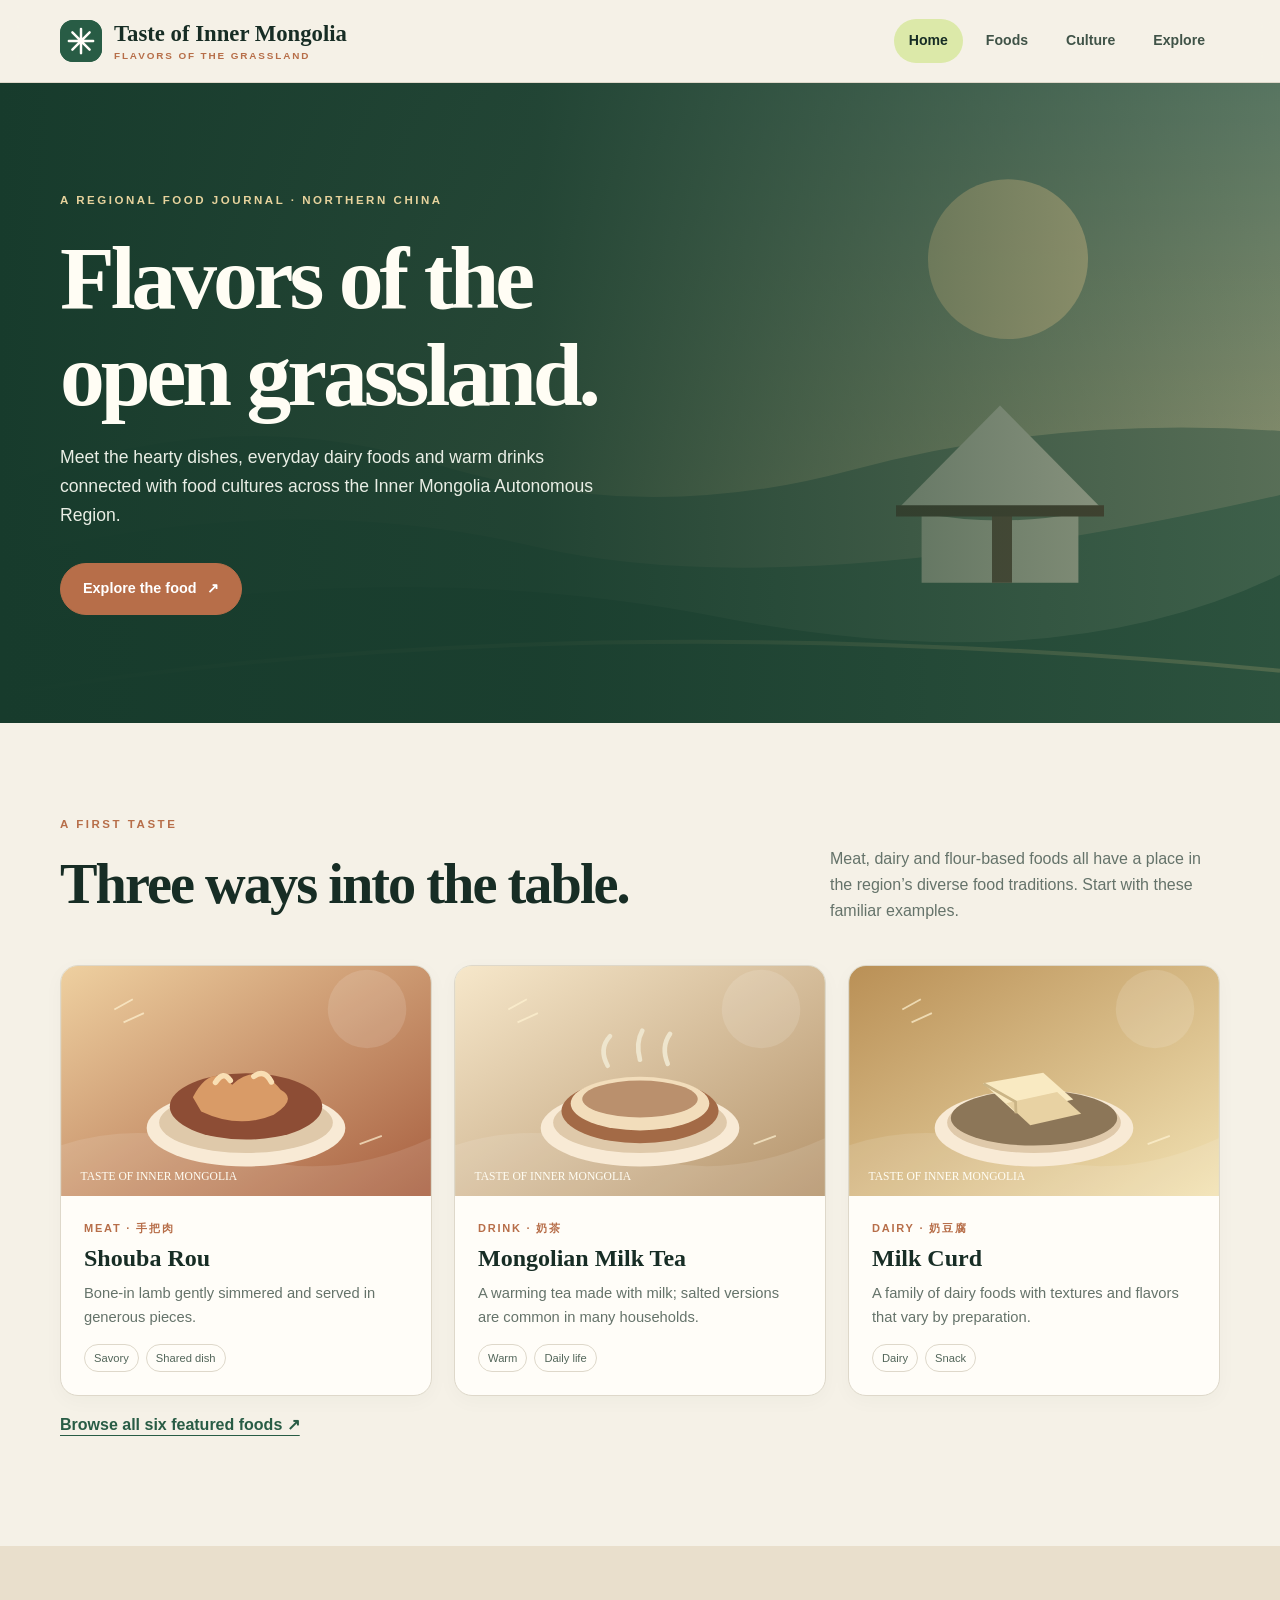
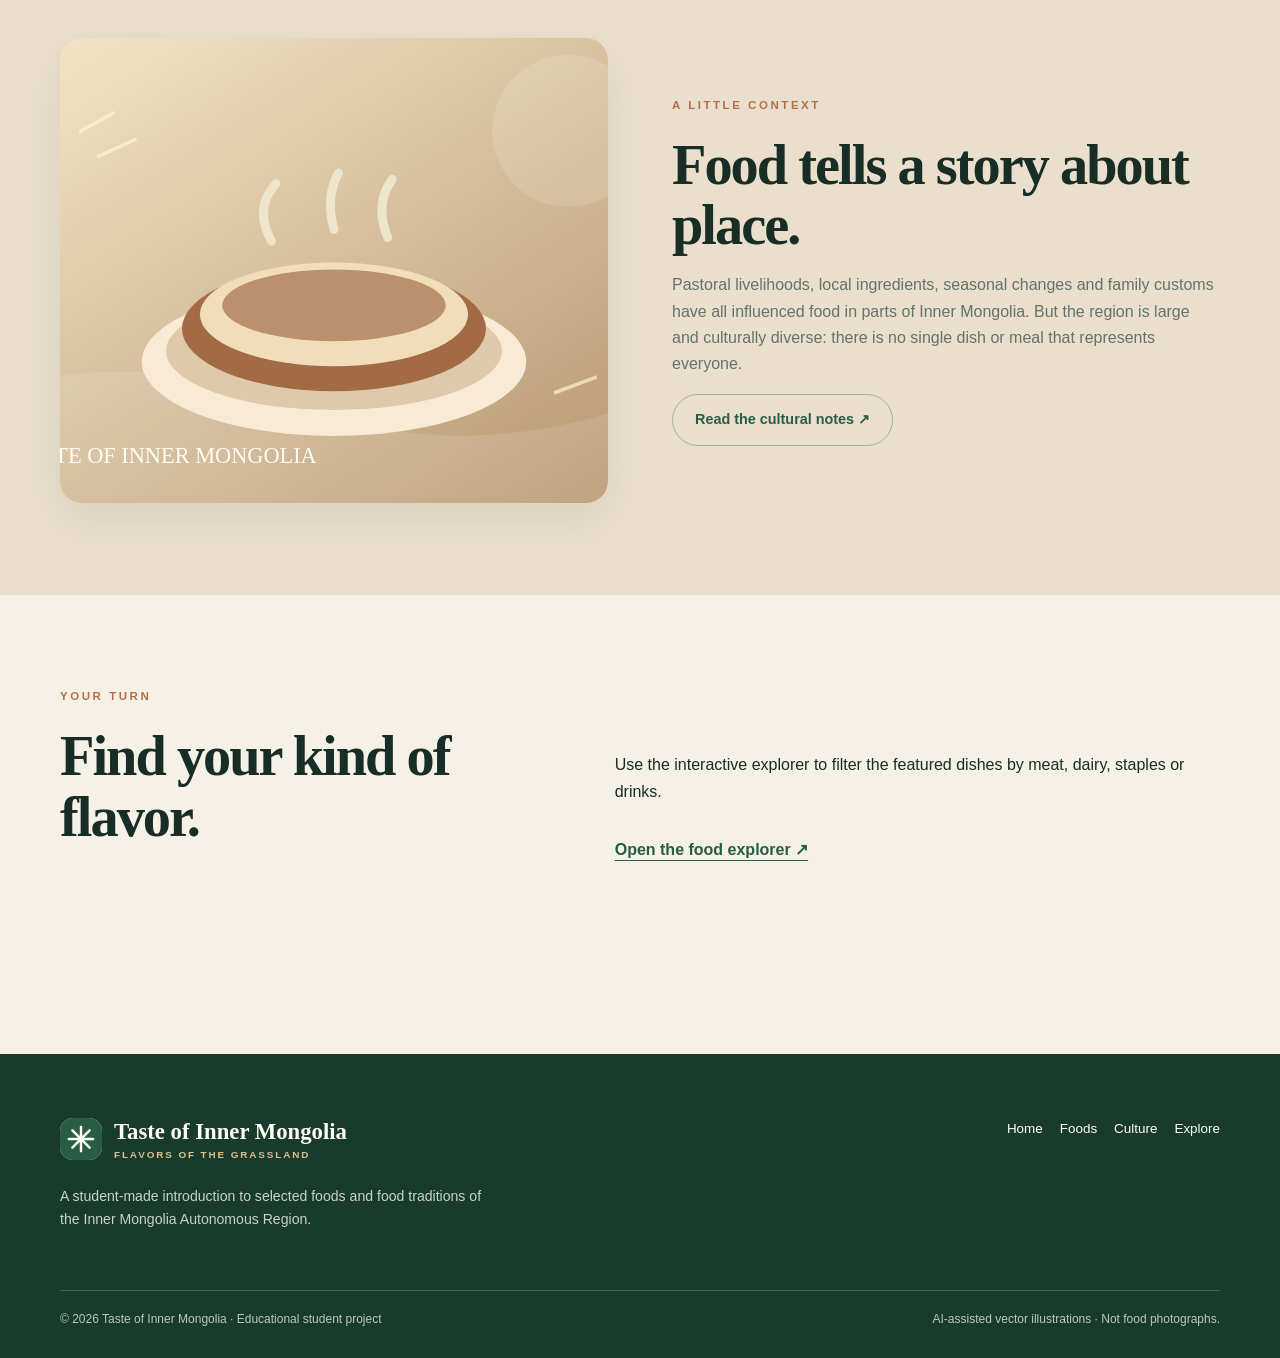
<file: index.html>
<!doctype html>
<html lang="en">
<head>
  <meta charset="utf-8">
  <meta name="viewport" content="width=device-width, initial-scale=1">
  <meta name="description" content="Explore selected foods and food traditions from the Inner Mongolia Autonomous Region.">
  <meta property="og:title" content="Home | Taste of Inner Mongolia">
  <meta property="og:description" content="Discover food, stories and hospitality from Inner Mongolia.">
  <meta property="og:url" content="https://enzhuozhou.github.io/taste-inner-mongolia/">
  <meta property="og:type" content="website">
  <meta property="og:image" content="https://enzhuozhou.github.io/taste-inner-mongolia/images/og-image.jpg">
  <meta name="twitter:card" content="summary_large_image">
  <meta name="theme-color" content="#285c45">
  <link rel="icon" href="favicon-32.png" sizes="32x32" type="image/png">
  <link rel="apple-touch-icon" href="apple-touch-icon.png">
  <link rel="stylesheet" href="css/style.css?v=20261109-final">
  <title>Home | Taste of Inner Mongolia</title>
</head>
<body>
<a class="skip" href="#main">Skip to content</a>
<header class="site-header"><div class="container header-inner">
  <a class="brand" href="index.html"><span class="brand-mark" aria-hidden="true"><img src="assets/brand.svg" width="42" height="42" alt=""></span><span>Taste of Inner Mongolia<small>Flavors of the Grassland</small></span></a>
  <button class="menu-toggle" type="button" aria-expanded="false" aria-controls="site-nav">Menu ☰</button>
  <nav class="nav" id="site-nav" aria-label="Main navigation"><a href="index.html" aria-current="page">Home</a><a href="foods.html">Foods</a><a href="culture.html">Culture</a><a href="explore.html">Explore</a></nav>
</div></header>
<main id="main"><section class="hero"><img class="hero-art" src="assets/grassland.svg" alt="Illustration of an open grassland and a traditional ger"><div class="hero-shade"></div><div class="container hero-content reveal"><div class="eyebrow">A regional food journal · Northern China</div><h1>Flavors of the<br>open grassland.</h1><p>Meet the hearty dishes, everyday dairy foods and warm drinks connected with food cultures across the Inner Mongolia Autonomous Region.</p><a class="btn" href="foods.html">Explore the food <span aria-hidden="true">↗</span></a></div></section>
<section class="section"><div class="container"><div class="section-heading"><div><div class="eyebrow">A first taste</div><h2>Three ways into the table.</h2></div><p>Meat, dairy and flour-based foods all have a place in the region’s diverse food traditions. Start with these familiar examples.</p></div><div class="grid">
<article class="food-card"><img class="food-image" src="assets/lamb.svg" alt="Original vector illustration representing shouba rou"><div class="food-body"><div class="card-kicker">Meat · 手把肉</div><h3>Shouba Rou</h3><p>Bone-in lamb gently simmered and served in generous pieces.</p><div class="tag-row"><span class="tag">Savory</span><span class="tag">Shared dish</span></div></div></article>
<article class="food-card"><img class="food-image" src="assets/tea.svg" alt="Original vector illustration of a bowl of milk tea"><div class="food-body"><div class="card-kicker">Drink · 奶茶</div><h3>Mongolian Milk Tea</h3><p>A warming tea made with milk; salted versions are common in many households.</p><div class="tag-row"><span class="tag">Warm</span><span class="tag">Daily life</span></div></div></article>
<article class="food-card"><img class="food-image" src="assets/tofu.svg" alt="Original vector illustration representing milk curd"><div class="food-body"><div class="card-kicker">Dairy · 奶豆腐</div><h3>Milk Curd</h3><p>A family of dairy foods with textures and flavors that vary by preparation.</p><div class="tag-row"><span class="tag">Dairy</span><span class="tag">Snack</span></div></div></article>
</div><p><a class="text-link" href="foods.html">Browse all six featured foods ↗</a></p></div></section>
<section class="section soft"><div class="container split"><img src="assets/tea.svg" alt="Illustration of milk tea served in a bowl" loading="lazy"><div><div class="eyebrow">A little context</div><h2>Food tells a story about place.</h2><p class="copy">Pastoral livelihoods, local ingredients, seasonal changes and family customs have all influenced food in parts of Inner Mongolia. But the region is large and culturally diverse: there is no single dish or meal that represents everyone.</p><a class="btn btn-outline" href="culture.html">Read the cultural notes ↗</a></div></div></section>
<section class="section"><div class="container section-heading"><div><div class="eyebrow">Your turn</div><h2>Find your kind of flavor.</h2></div><div><p>Use the interactive explorer to filter the featured dishes by meat, dairy, staples or drinks.</p><a class="text-link" href="explore.html">Open the food explorer ↗</a></div></div></section></main>
<footer class="footer"><div class="container">
  <div class="footer-grid"><div><a class="brand" href="index.html"><span class="brand-mark" aria-hidden="true"><img src="assets/brand.svg" width="42" height="42" alt=""></span><span>Taste of Inner Mongolia<small>Flavors of the Grassland</small></span></a><p>A student-made introduction to selected foods and food traditions of the Inner Mongolia Autonomous Region.</p></div><nav class="footer-links" aria-label="Footer navigation"><a href="index.html">Home</a><a href="foods.html">Foods</a><a href="culture.html">Culture</a><a href="explore.html">Explore</a></nav></div>
  <div class="footer-bottom"><span>© 2026 Taste of Inner Mongolia · Educational student project</span><span>AI-assisted vector illustrations · Not food photographs.</span></div>
</div></footer>
<noscript><p class="container note">JavaScript is off. All foods and navigation links remain available; category filtering requires JavaScript.</p></noscript>
<script src="js/main.js" defer></script>
</body></html>
</file>
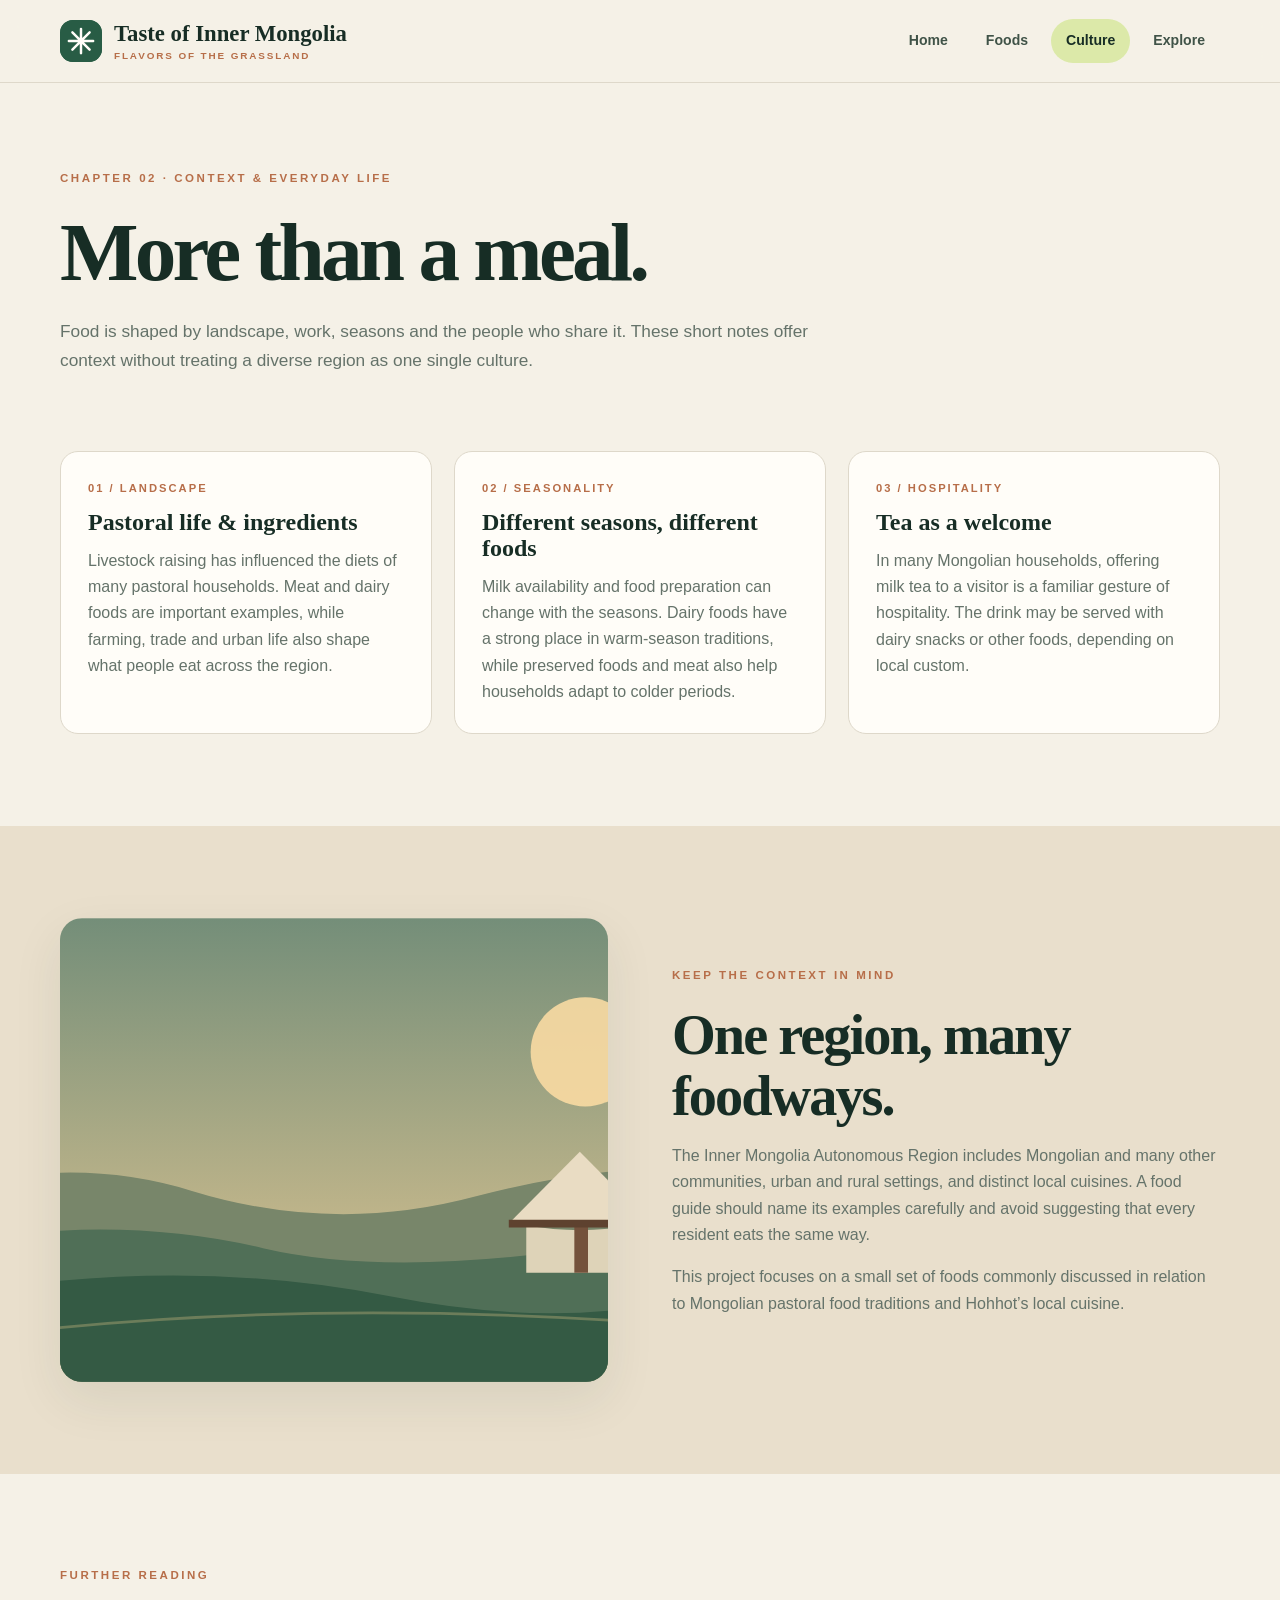
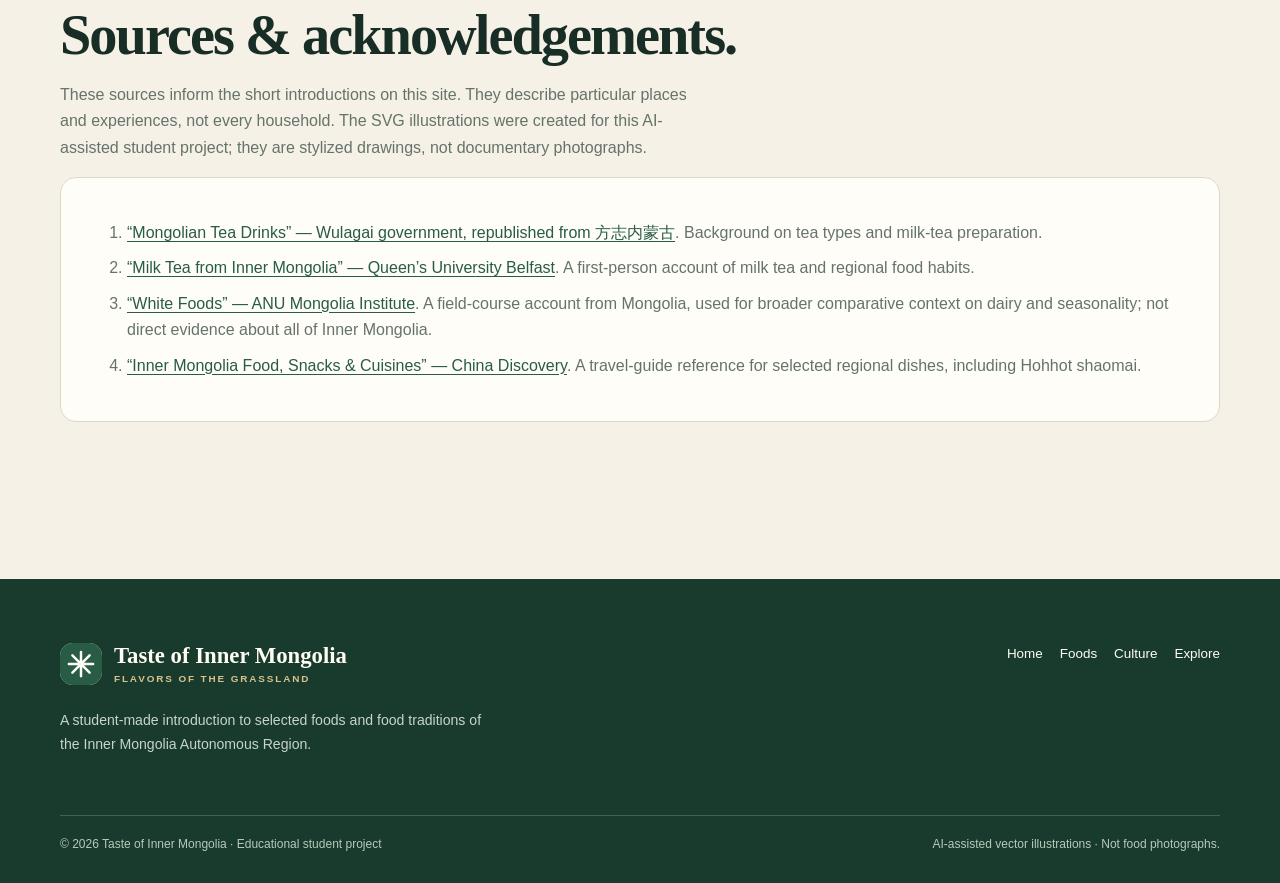
<file: culture.html>
<!doctype html>
<html lang="en">
<head>
  <meta charset="utf-8">
  <meta name="viewport" content="width=device-width, initial-scale=1">
  <meta name="description" content="Explore how landscape, seasons and hospitality shape selected food traditions in Inner Mongolia.">
  <meta property="og:title" content="Food Culture | Taste of Inner Mongolia">
  <meta property="og:description" content="Discover food, stories and hospitality from Inner Mongolia.">
  <meta property="og:url" content="https://enzhuozhou.github.io/taste-inner-mongolia/culture.html">
  <meta property="og:type" content="website">
  <meta property="og:image" content="https://enzhuozhou.github.io/taste-inner-mongolia/images/og-image.jpg">
  <meta name="twitter:card" content="summary_large_image">
  <meta name="theme-color" content="#285c45">
  <link rel="icon" href="favicon-32.png" sizes="32x32" type="image/png">
  <link rel="apple-touch-icon" href="apple-touch-icon.png">
  <link rel="stylesheet" href="css/style.css?v=20261109-final">
  <title>Food Culture | Taste of Inner Mongolia</title>
</head>
<body>
<a class="skip" href="#main">Skip to content</a>
<header class="site-header"><div class="container header-inner">
  <a class="brand" href="index.html"><span class="brand-mark" aria-hidden="true"><img src="assets/brand.svg" width="42" height="42" alt=""></span><span>Taste of Inner Mongolia<small>Flavors of the Grassland</small></span></a>
  <button class="menu-toggle" type="button" aria-expanded="false" aria-controls="site-nav">Menu ☰</button>
  <nav class="nav" id="site-nav" aria-label="Main navigation"><a href="index.html">Home</a><a href="foods.html">Foods</a><a href="culture.html" aria-current="page">Culture</a><a href="explore.html">Explore</a></nav>
</div></header>
<main id="main"><section class="page-intro container"><div class="eyebrow">Chapter 02 · Context & everyday life</div><h1>More than a meal.</h1><p class="lead">Food is shaped by landscape, work, seasons and the people who share it. These short notes offer context without treating a diverse region as one single culture.</p></section>
<section class="section" style="padding-top:15px"><div class="container culture-grid">
<article class="culture-card"><div class="num">01 / LANDSCAPE</div><h2>Pastoral life & ingredients</h2><p>Livestock raising has influenced the diets of many pastoral households. Meat and dairy foods are important examples, while farming, trade and urban life also shape what people eat across the region.</p></article>
<article class="culture-card"><div class="num">02 / SEASONALITY</div><h2>Different seasons, different foods</h2><p>Milk availability and food preparation can change with the seasons. Dairy foods have a strong place in warm-season traditions, while preserved foods and meat also help households adapt to colder periods.</p></article>
<article class="culture-card"><div class="num">03 / HOSPITALITY</div><h2>Tea as a welcome</h2><p>In many Mongolian households, offering milk tea to a visitor is a familiar gesture of hospitality. The drink may be served with dairy snacks or other foods, depending on local custom.</p></article>
</div></section>
<section class="section soft"><div class="container split"><img src="assets/grassland.svg" alt="Original illustration of grassland and a ger" loading="lazy"><div><div class="eyebrow">Keep the context in mind</div><h2>One region, many foodways.</h2><p class="copy">The Inner Mongolia Autonomous Region includes Mongolian and many other communities, urban and rural settings, and distinct local cuisines. A food guide should name its examples carefully and avoid suggesting that every resident eats the same way.</p><p class="copy">This project focuses on a small set of foods commonly discussed in relation to Mongolian pastoral food traditions and Hohhot’s local cuisine.</p></div></div></section>
<section class="section"><div class="container"><div class="eyebrow" id="sources">Further reading</div><h2>Sources & acknowledgements.</h2><p class="copy">These sources inform the short introductions on this site. They describe particular places and experiences, not every household. The SVG illustrations were created for this AI-assisted student project; they are stylized drawings, not documentary photographs.</p><div class="sources"><ol>
<li><a href="https://www.wlgglq.gov.cn/wlgglq/tbcy90/cwwlg/c/2025122916261135660/index.html" target="_blank" rel="noopener">“Mongolian Tea Drinks” — Wulagai government, republished from 方志内蒙古</a>. Background on tea types and milk-tea preparation.</li>
<li><a href="https://blogs.qub.ac.uk/mandarinchinese/2021/09/03/milk-tea-from-inner-mongolia/" target="_blank" rel="noopener">“Milk Tea from Inner Mongolia” — Queen’s University Belfast</a>. A first-person account of milk tea and regional food habits.</li>
<li><a href="https://mongoliainstitute.anu.edu.au/content-centre/article/series/white-foods" target="_blank" rel="noopener">“White Foods” — ANU Mongolia Institute</a>. A field-course account from Mongolia, used for broader comparative context on dairy and seasonality; not direct evidence about all of Inner Mongolia.</li>
<li><a href="https://www.chinadiscovery.com/inner-mongolia/food.html" target="_blank" rel="noopener">“Inner Mongolia Food, Snacks & Cuisines” — China Discovery</a>. A travel-guide reference for selected regional dishes, including Hohhot shaomai.</li>
</ol></div></div></section></main>
<footer class="footer"><div class="container">
  <div class="footer-grid"><div><a class="brand" href="index.html"><span class="brand-mark" aria-hidden="true"><img src="assets/brand.svg" width="42" height="42" alt=""></span><span>Taste of Inner Mongolia<small>Flavors of the Grassland</small></span></a><p>A student-made introduction to selected foods and food traditions of the Inner Mongolia Autonomous Region.</p></div><nav class="footer-links" aria-label="Footer navigation"><a href="index.html">Home</a><a href="foods.html">Foods</a><a href="culture.html">Culture</a><a href="explore.html">Explore</a></nav></div>
  <div class="footer-bottom"><span>© 2026 Taste of Inner Mongolia · Educational student project</span><span>AI-assisted vector illustrations · Not food photographs.</span></div>
</div></footer>
<noscript><p class="container note">JavaScript is off. All foods and navigation links remain available; category filtering requires JavaScript.</p></noscript>
<script src="js/main.js" defer></script>
</body></html>
</file>
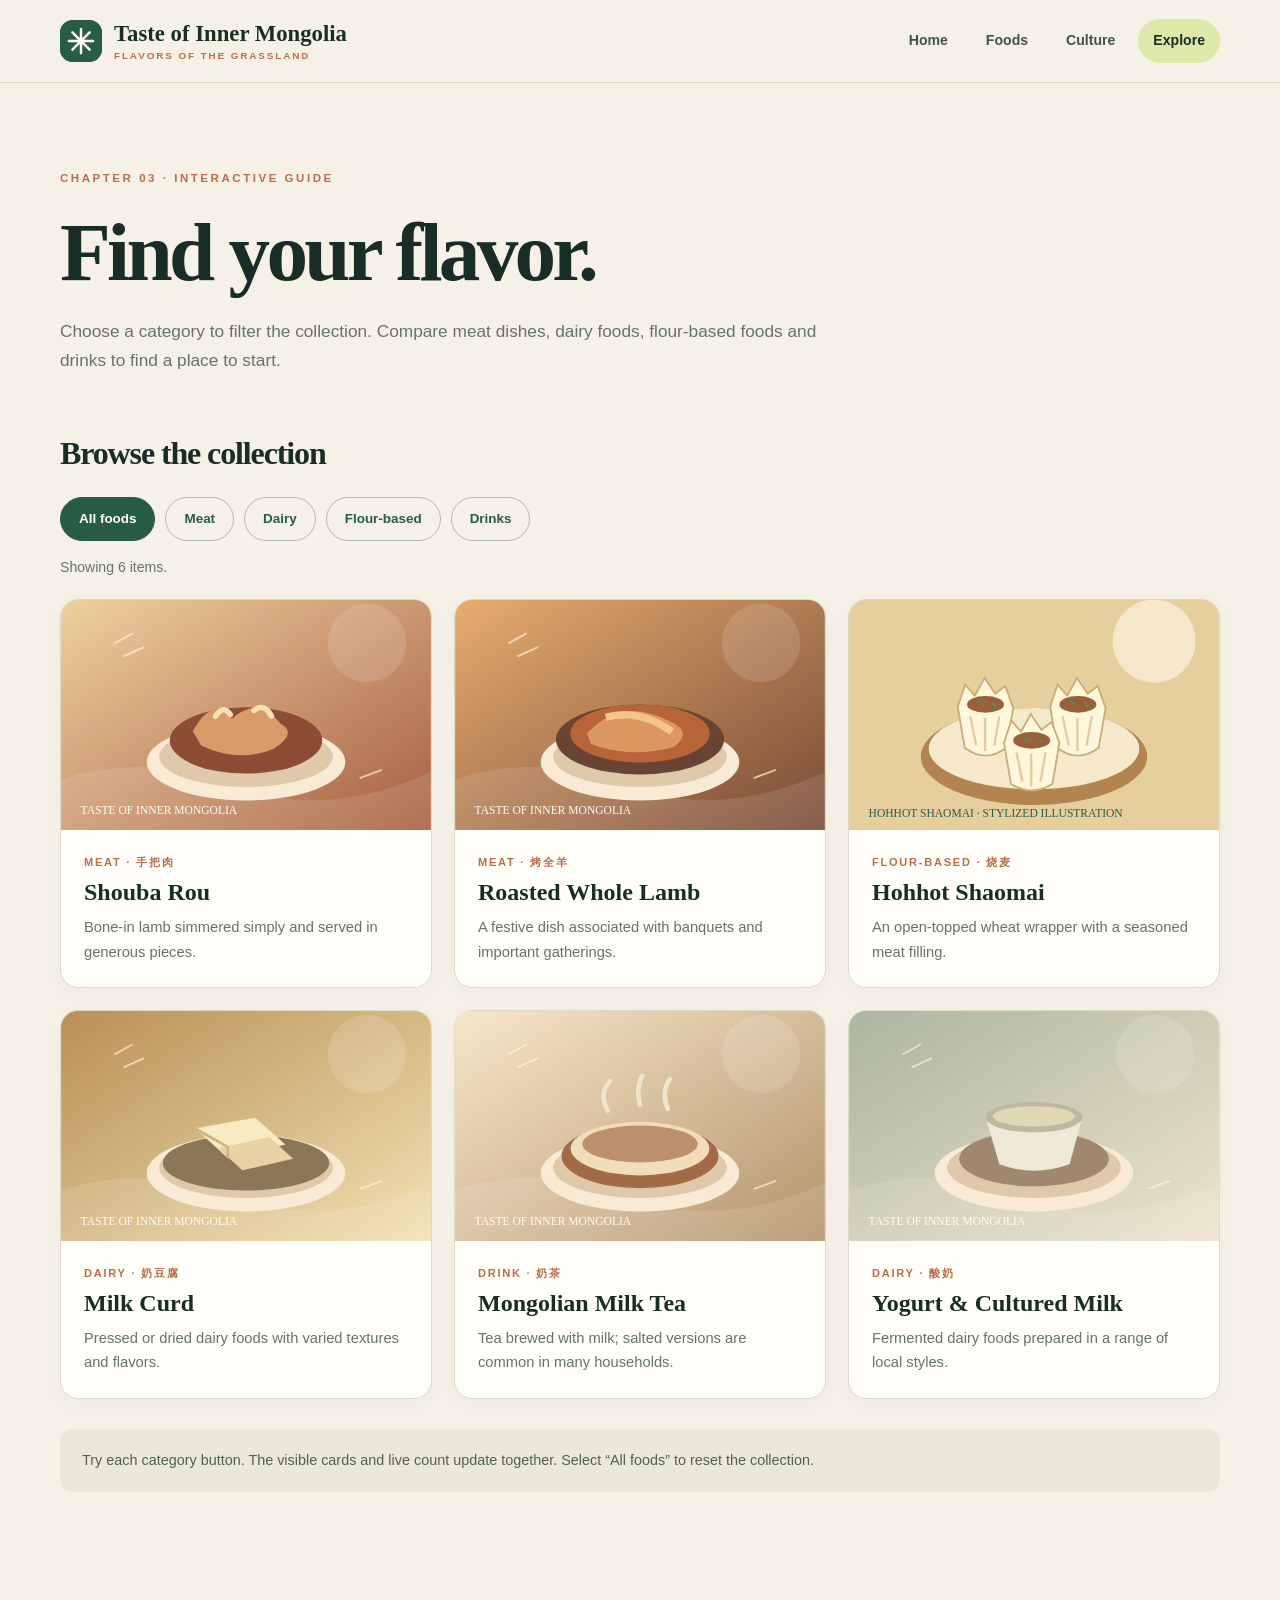
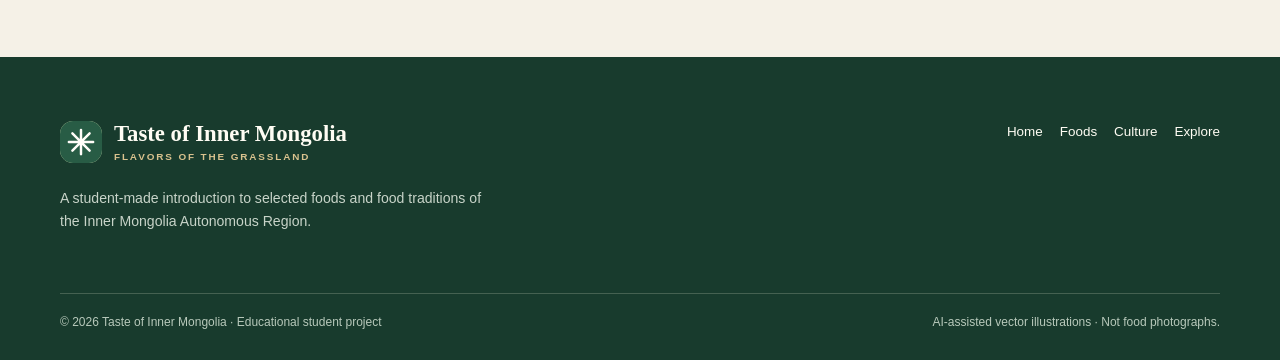
<file: explore.html>
<!doctype html>
<html lang="en">
<head>
  <meta charset="utf-8">
  <meta name="viewport" content="width=device-width, initial-scale=1">
  <meta name="description" content="Filter a selection of Inner Mongolian food examples by category using an interactive JavaScript interface.">
  <meta property="og:title" content="Food Explorer | Taste of Inner Mongolia">
  <meta property="og:description" content="Discover food, stories and hospitality from Inner Mongolia.">
  <meta property="og:url" content="https://enzhuozhou.github.io/taste-inner-mongolia/explore.html">
  <meta property="og:type" content="website">
  <meta property="og:image" content="https://enzhuozhou.github.io/taste-inner-mongolia/images/og-image.jpg">
  <meta name="twitter:card" content="summary_large_image">
  <meta name="theme-color" content="#285c45">
  <link rel="icon" href="favicon-32.png" sizes="32x32" type="image/png">
  <link rel="apple-touch-icon" href="apple-touch-icon.png">
  <link rel="stylesheet" href="css/style.css?v=20261109-final">
  <title>Food Explorer | Taste of Inner Mongolia</title>
</head>
<body>
<a class="skip" href="#main">Skip to content</a>
<header class="site-header"><div class="container header-inner">
  <a class="brand" href="index.html"><span class="brand-mark" aria-hidden="true"><img src="assets/brand.svg" width="42" height="42" alt=""></span><span>Taste of Inner Mongolia<small>Flavors of the Grassland</small></span></a>
  <button class="menu-toggle" type="button" aria-expanded="false" aria-controls="site-nav">Menu ☰</button>
  <nav class="nav" id="site-nav" aria-label="Main navigation"><a href="index.html">Home</a><a href="foods.html">Foods</a><a href="culture.html">Culture</a><a href="explore.html" aria-current="page">Explore</a></nav>
</div></header>
<main id="main"><section class="page-intro container"><div class="eyebrow">Chapter 03 · Interactive guide</div><h1>Find your flavor.</h1><p class="lead">Choose a category to filter the collection. Compare meat dishes, dairy foods, flour-based foods and drinks to find a place to start.</p></section>
<section class="container" style="padding-bottom:85px"><h2 style="font-size:2rem">Browse the collection</h2><div class="filter-bar" role="group" aria-label="Filter foods by category"><button class="filter-btn active" type="button" data-filter="all" aria-pressed="true">All foods</button><button class="filter-btn" type="button" data-filter="meat" aria-pressed="false">Meat</button><button class="filter-btn" type="button" data-filter="dairy" aria-pressed="false">Dairy</button><button class="filter-btn" type="button" data-filter="staples" aria-pressed="false">Flour-based</button><button class="filter-btn" type="button" data-filter="drinks" aria-pressed="false">Drinks</button></div><p id="food-count" class="filter-status" aria-live="polite">Showing 6 items.</p><div class="grid">
<article class="food-card" data-category="meat"><img class="food-image" src="assets/lamb.svg" alt="Original vector illustration representing shouba rou"><div class="food-body"><div class="card-kicker">Meat · 手把肉</div><h3>Shouba Rou</h3><p>Bone-in lamb simmered simply and served in generous pieces.</p></div></article>
<article class="food-card" data-category="meat"><img class="food-image" src="assets/roast.svg" alt="Original vector illustration representing roasted whole lamb"><div class="food-body"><div class="card-kicker">Meat · 烤全羊</div><h3>Roasted Whole Lamb</h3><p>A festive dish associated with banquets and important gatherings.</p></div></article>
<article class="food-card" data-category="staples"><img class="food-image" src="assets/shaomai.svg" alt="Original vector illustration representing Hohhot shaomai"><div class="food-body"><div class="card-kicker">Flour-based · 烧麦</div><h3>Hohhot Shaomai</h3><p>An open-topped wheat wrapper with a seasoned meat filling.</p></div></article>
<article class="food-card" data-category="dairy"><img class="food-image" src="assets/tofu.svg" alt="Original vector illustration representing milk curd"><div class="food-body"><div class="card-kicker">Dairy · 奶豆腐</div><h3>Milk Curd</h3><p>Pressed or dried dairy foods with varied textures and flavors.</p></div></article>
<article class="food-card" data-category="drinks"><img class="food-image" src="assets/tea.svg" alt="Original vector illustration of milk tea"><div class="food-body"><div class="card-kicker">Drink · 奶茶</div><h3>Mongolian Milk Tea</h3><p>Tea brewed with milk; salted versions are common in many households.</p></div></article>
<article class="food-card" data-category="dairy"><img class="food-image" src="assets/milk.svg" alt="Original vector illustration representing cultured milk"><div class="food-body"><div class="card-kicker">Dairy · 酸奶</div><h3>Yogurt & Cultured Milk</h3><p>Fermented dairy foods prepared in a range of local styles.</p></div></article>
</div><p class="note" style="margin-top:30px">Try each category button. The visible cards and live count update together. Select “All foods” to reset the collection.</p></section></main>
<footer class="footer"><div class="container">
  <div class="footer-grid"><div><a class="brand" href="index.html"><span class="brand-mark" aria-hidden="true"><img src="assets/brand.svg" width="42" height="42" alt=""></span><span>Taste of Inner Mongolia<small>Flavors of the Grassland</small></span></a><p>A student-made introduction to selected foods and food traditions of the Inner Mongolia Autonomous Region.</p></div><nav class="footer-links" aria-label="Footer navigation"><a href="index.html">Home</a><a href="foods.html">Foods</a><a href="culture.html">Culture</a><a href="explore.html">Explore</a></nav></div>
  <div class="footer-bottom"><span>© 2026 Taste of Inner Mongolia · Educational student project</span><span>AI-assisted vector illustrations · Not food photographs.</span></div>
</div></footer>
<noscript><p class="container note">JavaScript is off. All foods and navigation links remain available; category filtering requires JavaScript.</p></noscript>
<script src="js/main.js" defer></script>
</body></html>
</file>
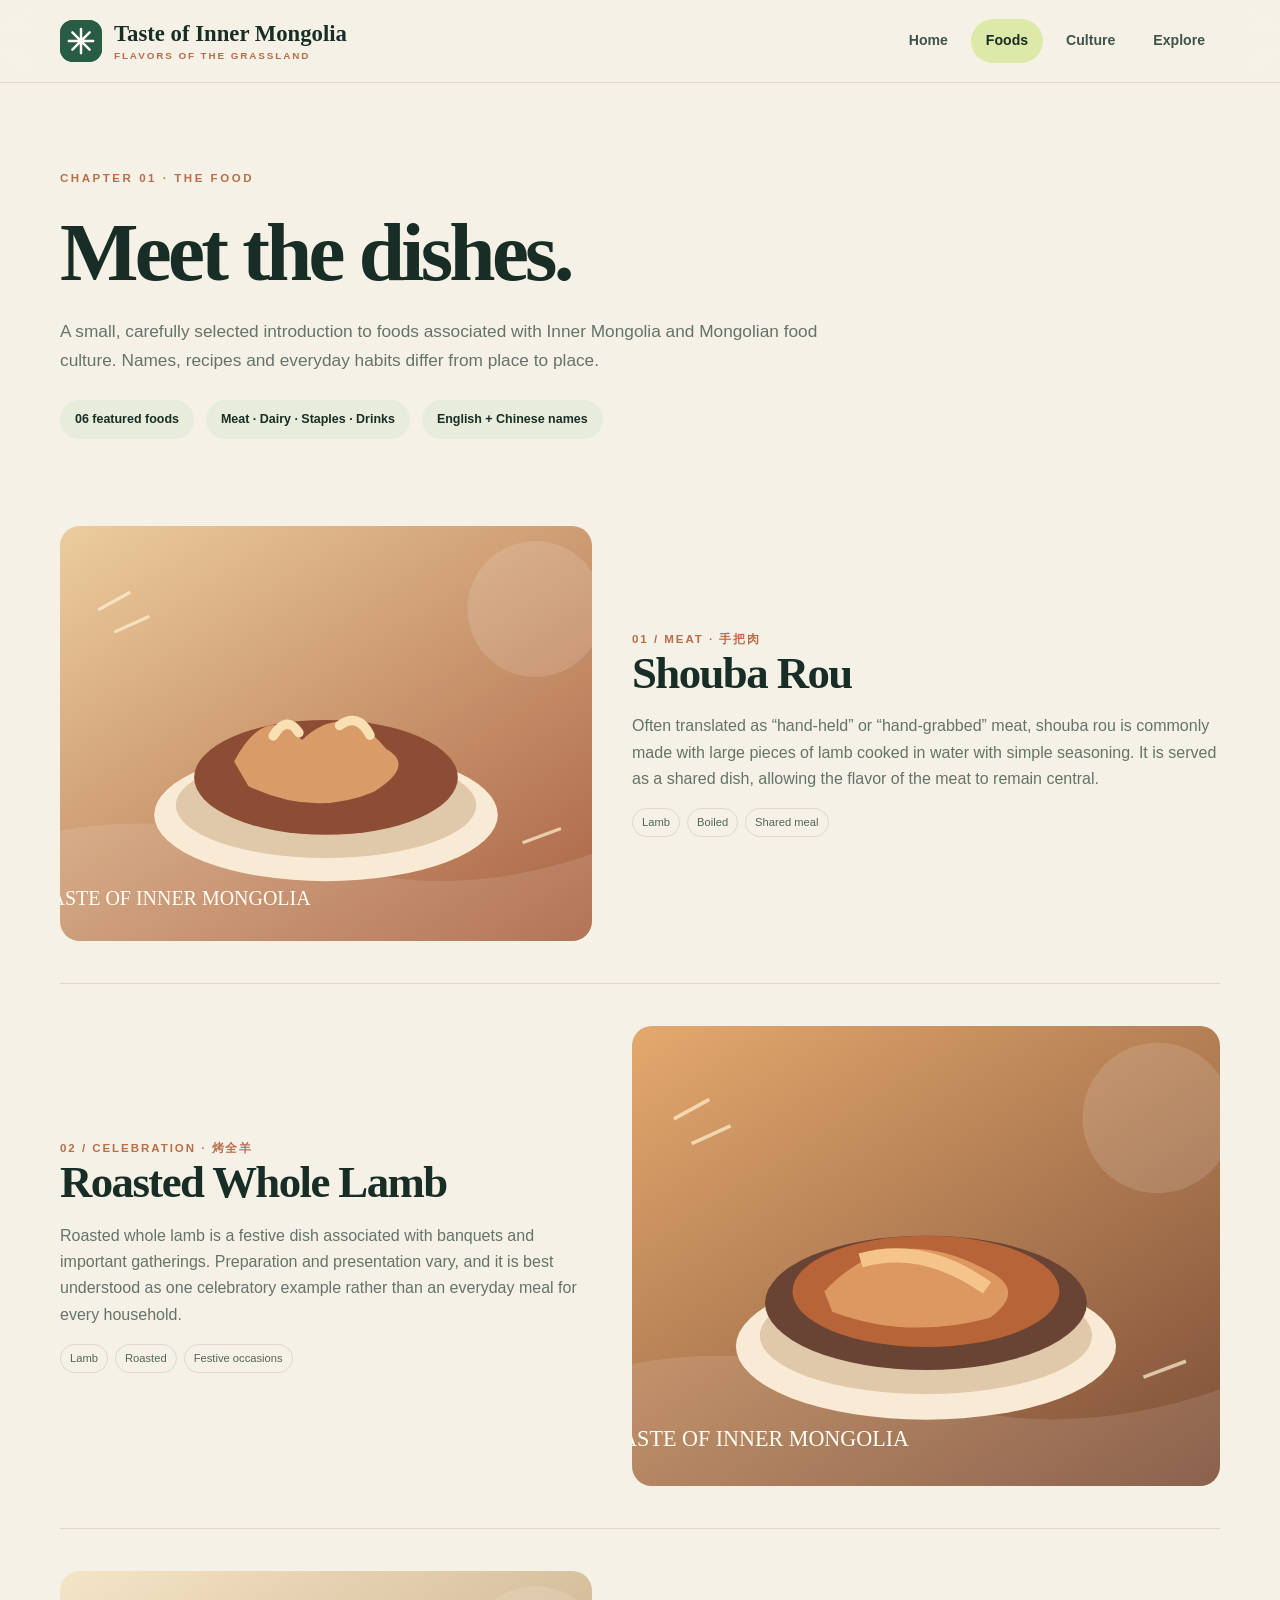
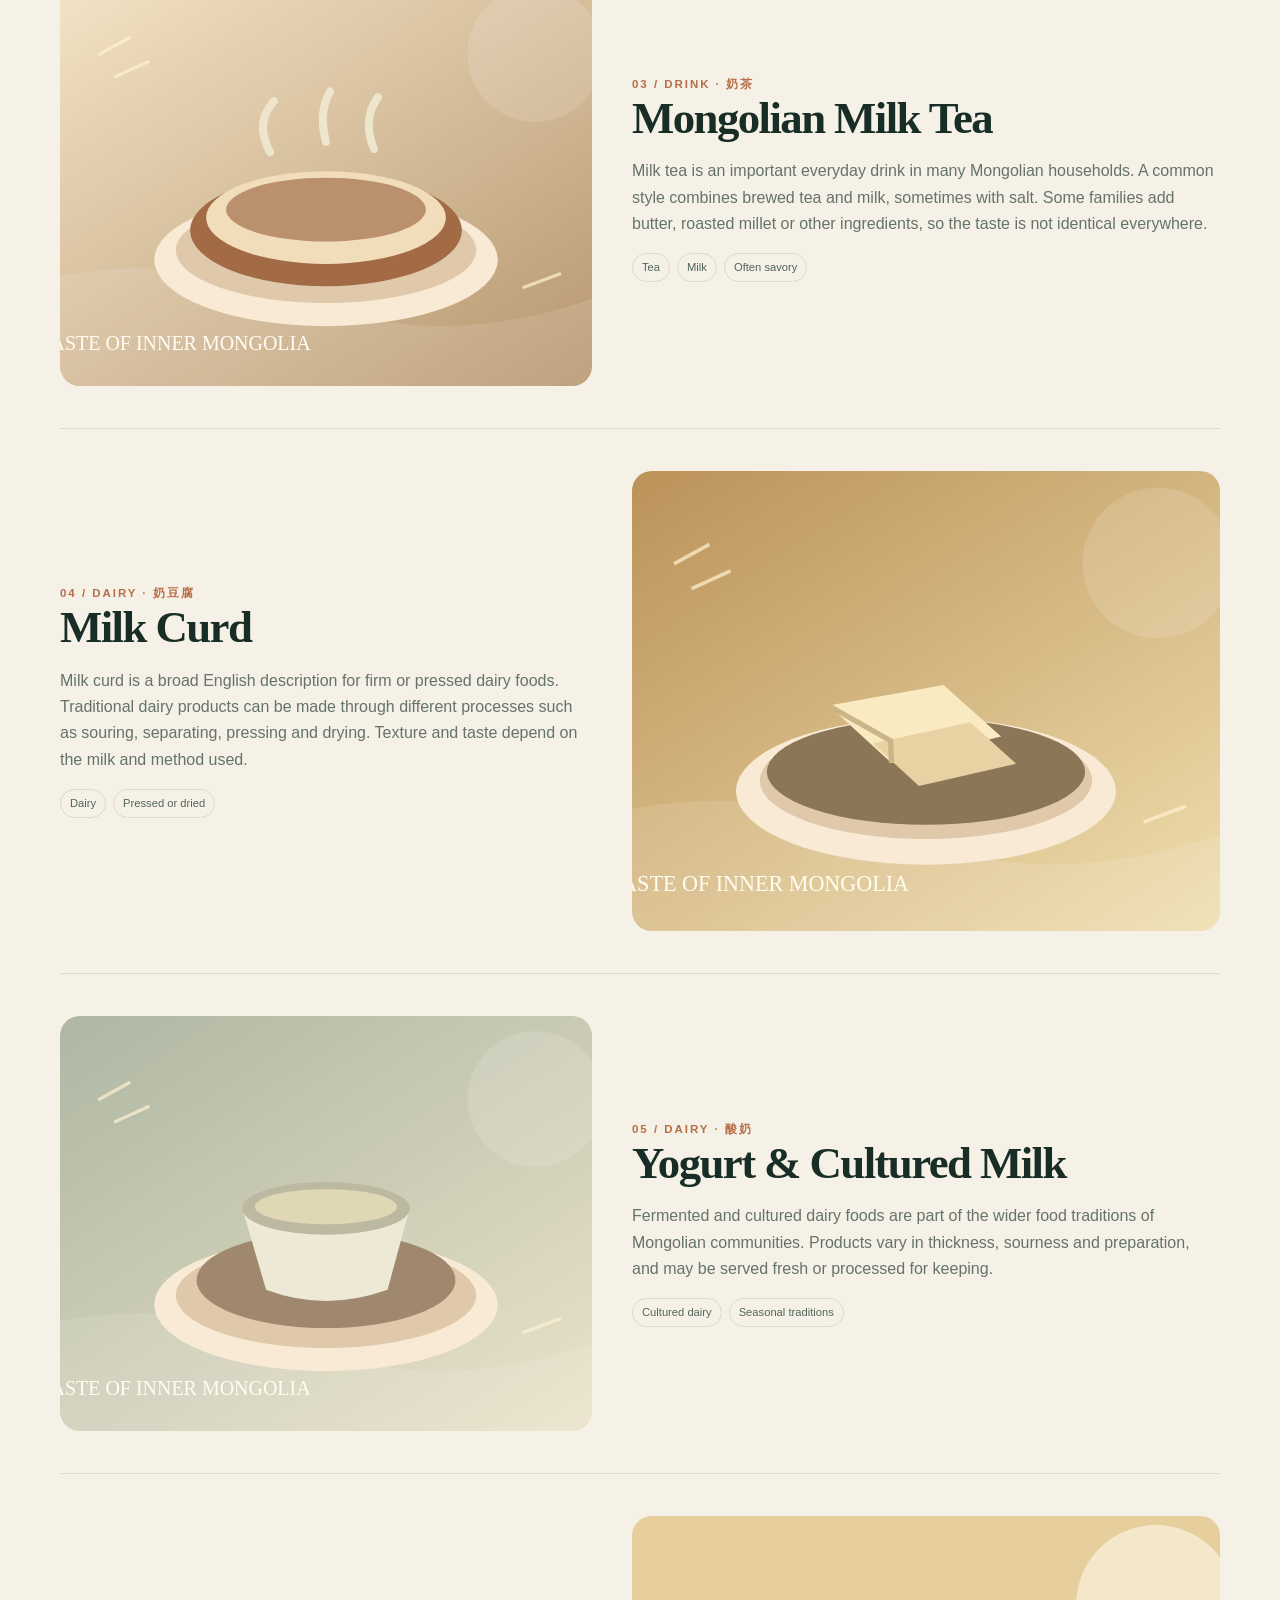
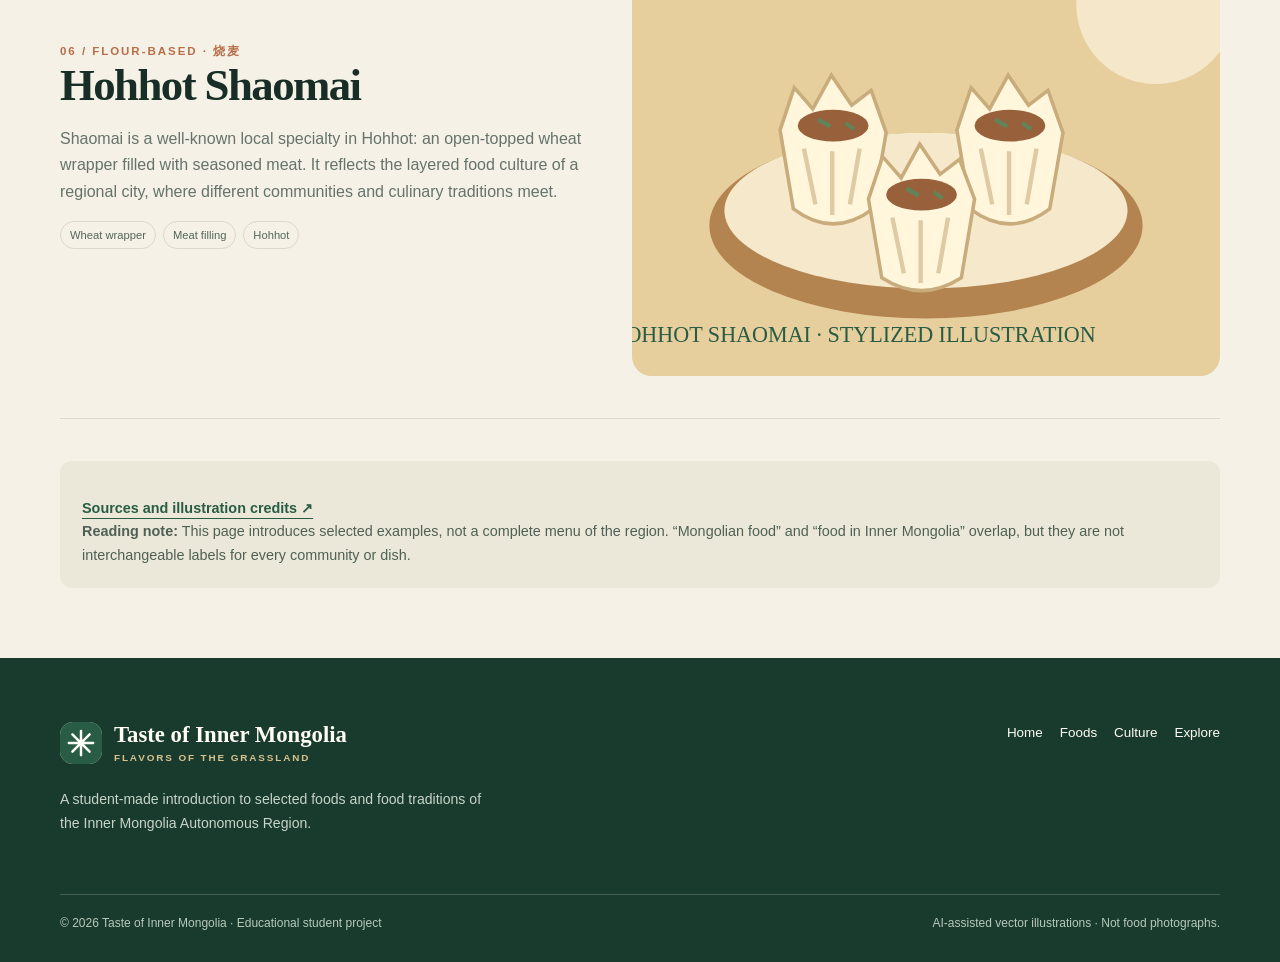
<file: foods.html>
<!doctype html>
<html lang="en">
<head>
  <meta charset="utf-8">
  <meta name="viewport" content="width=device-width, initial-scale=1">
  <meta name="description" content="A guide to six selected foods associated with Inner Mongolia and Mongolian food culture.">
  <meta property="og:title" content="Traditional Foods | Taste of Inner Mongolia">
  <meta property="og:description" content="Discover food, stories and hospitality from Inner Mongolia.">
  <meta property="og:url" content="https://enzhuozhou.github.io/taste-inner-mongolia/foods.html">
  <meta property="og:type" content="website">
  <meta property="og:image" content="https://enzhuozhou.github.io/taste-inner-mongolia/images/og-image.jpg">
  <meta name="twitter:card" content="summary_large_image">
  <meta name="theme-color" content="#285c45">
  <link rel="icon" href="favicon-32.png" sizes="32x32" type="image/png">
  <link rel="apple-touch-icon" href="apple-touch-icon.png">
  <link rel="stylesheet" href="css/style.css?v=20261109-final">
  <title>Traditional Foods | Taste of Inner Mongolia</title>
</head>
<body>
<a class="skip" href="#main">Skip to content</a>
<header class="site-header"><div class="container header-inner">
  <a class="brand" href="index.html"><span class="brand-mark" aria-hidden="true"><img src="assets/brand.svg" width="42" height="42" alt=""></span><span>Taste of Inner Mongolia<small>Flavors of the Grassland</small></span></a>
  <button class="menu-toggle" type="button" aria-expanded="false" aria-controls="site-nav">Menu ☰</button>
  <nav class="nav" id="site-nav" aria-label="Main navigation"><a href="index.html">Home</a><a href="foods.html" aria-current="page">Foods</a><a href="culture.html">Culture</a><a href="explore.html">Explore</a></nav>
</div></header>
<main id="main"><section class="page-intro container"><div class="eyebrow">Chapter 01 · The food</div><h1>Meet the dishes.</h1><p class="lead">A small, carefully selected introduction to foods associated with Inner Mongolia and Mongolian food culture. Names, recipes and everyday habits differ from place to place.</p><div class="stats"><span class="stat">06 featured foods</span><span class="stat">Meat · Dairy · Staples · Drinks</span><span class="stat">English + Chinese names</span></div></section>
<section class="container" aria-label="Featured food descriptions">
<article class="food-detail"><div class="detail-art"><img src="assets/lamb.svg" alt="Original vector illustration representing shouba rou"></div><div class="detail-copy"><div class="number">01 / MEAT · 手把肉</div><h2>Shouba Rou</h2><p>Often translated as “hand-held” or “hand-grabbed” meat, shouba rou is commonly made with large pieces of lamb cooked in water with simple seasoning. It is served as a shared dish, allowing the flavor of the meat to remain central.</p><div class="tag-row"><span class="tag">Lamb</span><span class="tag">Boiled</span><span class="tag">Shared meal</span></div></div></article>
<article class="food-detail"><div class="detail-art"><img src="assets/roast.svg" alt="Original vector illustration representing roasted whole lamb"></div><div class="detail-copy"><div class="number">02 / CELEBRATION · 烤全羊</div><h2>Roasted Whole Lamb</h2><p>Roasted whole lamb is a festive dish associated with banquets and important gatherings. Preparation and presentation vary, and it is best understood as one celebratory example rather than an everyday meal for every household.</p><div class="tag-row"><span class="tag">Lamb</span><span class="tag">Roasted</span><span class="tag">Festive occasions</span></div></div></article>
<article class="food-detail"><div class="detail-art"><img src="assets/tea.svg" alt="Original vector illustration of a bowl of milk tea"></div><div class="detail-copy"><div class="number">03 / DRINK · 奶茶</div><h2>Mongolian Milk Tea</h2><p>Milk tea is an important everyday drink in many Mongolian households. A common style combines brewed tea and milk, sometimes with salt. Some families add butter, roasted millet or other ingredients, so the taste is not identical everywhere.</p><div class="tag-row"><span class="tag">Tea</span><span class="tag">Milk</span><span class="tag">Often savory</span></div></div></article>
<article class="food-detail"><div class="detail-art"><img src="assets/tofu.svg" alt="Original vector illustration representing milk curd"></div><div class="detail-copy"><div class="number">04 / DAIRY · 奶豆腐</div><h2>Milk Curd</h2><p>Milk curd is a broad English description for firm or pressed dairy foods. Traditional dairy products can be made through different processes such as souring, separating, pressing and drying. Texture and taste depend on the milk and method used.</p><div class="tag-row"><span class="tag">Dairy</span><span class="tag">Pressed or dried</span></div></div></article>
<article class="food-detail"><div class="detail-art"><img src="assets/milk.svg" alt="Original vector illustration representing yogurt"></div><div class="detail-copy"><div class="number">05 / DAIRY · 酸奶</div><h2>Yogurt & Cultured Milk</h2><p>Fermented and cultured dairy foods are part of the wider food traditions of Mongolian communities. Products vary in thickness, sourness and preparation, and may be served fresh or processed for keeping.</p><div class="tag-row"><span class="tag">Cultured dairy</span><span class="tag">Seasonal traditions</span></div></div></article>
<article class="food-detail"><div class="detail-art"><img src="assets/shaomai.svg" alt="Stylized vector illustration of open-topped shaomai"></div><div class="detail-copy"><div class="number">06 / FLOUR-BASED · 烧麦</div><h2>Hohhot Shaomai</h2><p>Shaomai is a well-known local specialty in Hohhot: an open-topped wheat wrapper filled with seasoned meat. It reflects the layered food culture of a regional city, where different communities and culinary traditions meet.</p><div class="tag-row"><span class="tag">Wheat wrapper</span><span class="tag">Meat filling</span><span class="tag">Hohhot</span></div></div></article>
<div class="note" style="margin:42px 0 70px"><a class="text-link" href="culture.html#sources">Sources and illustration credits ↗</a><br><strong>Reading note:</strong> This page introduces selected examples, not a complete menu of the region. “Mongolian food” and “food in Inner Mongolia” overlap, but they are not interchangeable labels for every community or dish.</div></section></main>
<footer class="footer"><div class="container">
  <div class="footer-grid"><div><a class="brand" href="index.html"><span class="brand-mark" aria-hidden="true"><img src="assets/brand.svg" width="42" height="42" alt=""></span><span>Taste of Inner Mongolia<small>Flavors of the Grassland</small></span></a><p>A student-made introduction to selected foods and food traditions of the Inner Mongolia Autonomous Region.</p></div><nav class="footer-links" aria-label="Footer navigation"><a href="index.html">Home</a><a href="foods.html">Foods</a><a href="culture.html">Culture</a><a href="explore.html">Explore</a></nav></div>
  <div class="footer-bottom"><span>© 2026 Taste of Inner Mongolia · Educational student project</span><span>AI-assisted vector illustrations · Not food photographs.</span></div>
</div></footer>
<noscript><p class="container note">JavaScript is off. All foods and navigation links remain available; category filtering requires JavaScript.</p></noscript>
<script src="js/main.js" defer></script>
</body></html>
</file>
<file: css/style.css>
:root{--ink:#172d25;--green:#285c45;--green-2:#3c7959;--cream:#f5f1e7;--paper:#fffdf8;--sand:#e9dfcc;--clay:#b76e49;--muted:#65736a;--line:#ded8ca;--lime:#dce9a9;--shadow:0 18px 50px #20392e16;--serif:'Playfair Display',Georgia,serif;--sans:'DM Sans',Arial,sans-serif}
*{box-sizing:border-box}html{scroll-behavior:smooth}body{margin:0;background:var(--cream);color:var(--ink);font-family:var(--sans);line-height:1.65}a{color:inherit;text-decoration:none}button{font:inherit;cursor:pointer}img{display:block;max-width:100%}h1,h2,h3,p{margin-top:0}h1,h2,h3{font-family:var(--serif);line-height:1.08}h1{font-size:clamp(3.2rem,7vw,6.6rem);letter-spacing:-.045em;margin-bottom:1.2rem}h2{font-size:clamp(2.2rem,4.4vw,4rem);letter-spacing:-.035em;margin-bottom:1rem}h3{font-size:1.5rem;margin-bottom:.65rem}.container{width:min(1160px,calc(100% - 48px));margin-inline:auto}.skip{position:absolute;left:-9999px;top:8px;background:#fff;padding:12px;z-index:100}.skip:focus{left:12px}.site-header{position:sticky;top:0;z-index:50;background:#f5f1e7ed;backdrop-filter:blur(14px);border-bottom:1px solid var(--line)}.header-inner{height:82px;display:flex;align-items:center;justify-content:space-between;gap:20px}.brand{font-family:var(--serif);font-size:1.42rem;font-weight:700;line-height:1.1;display:inline-flex;align-items:center;gap:12px}.brand-mark{width:42px;height:42px;border-radius:13px;background:var(--green);color:white;display:grid;place-items:center;font:700 1.4rem var(--sans)}.brand small{display:block;font:600 .62rem var(--sans);letter-spacing:.19em;text-transform:uppercase;color:var(--clay);margin-top:5px}.nav{display:flex;align-items:center;gap:8px}.nav a{font-size:.88rem;font-weight:700;padding:10px 15px;border-radius:99px;color:#405348}.nav a:hover,.nav a[aria-current=page]{background:var(--lime);color:var(--ink)}.menu-toggle{display:none;background:var(--paper);border:1px solid var(--line);border-radius:12px;padding:10px 14px;color:var(--ink)}.hero{position:relative;min-height:640px;display:grid;align-items:center;overflow:hidden;background:#244b39;color:#fffdf4}.hero-art{position:absolute;inset:0;width:100%;height:100%;object-fit:cover;opacity:.76}.hero-shade{position:absolute;inset:0;background:linear-gradient(90deg,#173b2c 0%,#173b2cdb 42%,#173b2c25 100%)}.hero-content{position:relative;padding:95px 0;z-index:1}.eyebrow{font-size:.72rem;letter-spacing:.22em;text-transform:uppercase;font-weight:700;color:var(--clay);margin-bottom:20px}.hero .eyebrow{color:#e7d39d}.hero h1{max-width:780px}.hero p{font-size:1.1rem;max-width:570px;color:#e9eee5}.btn{display:inline-flex;align-items:center;gap:10px;background:var(--clay);border:1px solid var(--clay);color:white;padding:13px 22px;border-radius:99px;font-weight:700;font-size:.9rem;transition:transform .2s,filter .2s}.btn:hover{transform:translateY(-2px);filter:brightness(.94)}.btn-light{background:var(--paper);border-color:var(--paper);color:var(--green)}.btn-outline{background:transparent;color:var(--green);border-color:#9eb4a3}.hero .btn{margin-top:15px}.section{padding:92px 0}.section.soft{background:var(--sand)}.section-heading{display:flex;align-items:end;justify-content:space-between;gap:28px;margin-bottom:34px}.section-heading>p{max-width:390px;color:var(--muted);margin-bottom:6px}.grid{display:grid;grid-template-columns:repeat(3,minmax(0,1fr));gap:22px}.food-card{background:var(--paper);border:1px solid var(--line);border-radius:18px;overflow:hidden;box-shadow:0 5px 20px #1d3a2d08;transition:transform .22s,box-shadow .22s}.food-card:hover{transform:translateY(-5px);box-shadow:var(--shadow)}.food-image{width:100%;height:230px;object-fit:cover;background:#dce5d2}.food-body{padding:23px}.card-kicker{font-size:.69rem;letter-spacing:.16em;text-transform:uppercase;color:var(--clay);font-weight:700}.food-body h3{margin:9px 0}.food-body p{color:var(--muted);font-size:.92rem;margin:0}.tag-row{display:flex;gap:7px;flex-wrap:wrap;margin-top:14px}.tag{font-size:.7rem;border:1px solid var(--line);padding:4px 9px;border-radius:99px;color:#53665a}.split{display:grid;grid-template-columns:1fr 1fr;gap:64px;align-items:center}.split img{width:100%;aspect-ratio:1.18;object-fit:cover;border-radius:22px;box-shadow:var(--shadow)}.copy{color:var(--muted);max-width:650px}.text-link{display:inline-block;color:var(--green);font-weight:700;text-decoration:underline;text-underline-offset:5px;margin-top:16px}.page-intro{padding:86px 0 45px}.page-intro h1{font-size:clamp(3rem,6.5vw,5.8rem)}.page-intro .lead{font-size:1.08rem;max-width:760px;color:var(--muted)}.stats{display:flex;gap:12px;flex-wrap:wrap;margin-top:26px}.stat{background:#e8eddb;border-radius:99px;padding:9px 15px;font-size:.78rem;font-weight:700}.food-detail{display:grid;grid-template-columns: minmax(0,.95fr) minmax(0,1.05fr);gap:40px;align-items:center;padding:42px 0;border-bottom:1px solid var(--line)}.food-detail:nth-child(even) .detail-art{order:2}.detail-art{width:100%;border-radius:20px;overflow:hidden;background:#e1e9d7}.detail-art img{width:100%;aspect-ratio:1.28;object-fit:cover}.detail-copy p{color:var(--muted)}.detail-copy .number{font-size:.72rem;letter-spacing:.17em;color:var(--clay);font-weight:700}.detail-copy h2{font-size:clamp(2rem,3.5vw,3.3rem)}.detail-note{font-size:.84rem;background:#eef0e3;border-left:3px solid var(--green-2);padding:13px 16px;color:#4f6155}.culture-grid{display:grid;grid-template-columns:repeat(3,1fr);gap:22px}.culture-card{background:var(--paper);border:1px solid var(--line);border-radius:18px;padding:27px}.culture-card .num{font-size:.7rem;letter-spacing:.18em;color:var(--clay);font-weight:700}.culture-card p{color:var(--muted);margin-bottom:0}.note{padding:20px 22px;background:#ece8d9;border-radius:12px;color:#4e6055;font-size:.9rem}.sources{padding:26px;background:var(--paper);border:1px solid var(--line);border-radius:16px}.sources li{margin:9px 0;color:var(--muted)}.sources a{color:var(--green);text-decoration:underline;text-underline-offset:3px}.filter-bar{display:flex;gap:10px;flex-wrap:wrap;margin:26px 0 15px}.filter-btn{border:1px solid #aebdaf;border-radius:99px;background:transparent;color:var(--green);padding:10px 18px;font-weight:700;font-size:.84rem}.filter-btn:hover,.filter-btn.active{background:var(--green);color:white;border-color:var(--green)}.filter-status{font-size:.88rem;color:var(--muted);margin:0 0 20px}.food-card[hidden]{display:none}.footer{margin-top:65px;background:#183b2d;color:#fffdf4;padding:64px 0 28px}.footer-grid{display:flex;justify-content:space-between;gap:35px}.footer .brand{color:#fffdf4}.footer .brand-mark{background:#e0e9b6;color:var(--green)}.footer .brand small{color:#d9c28e}.footer p{max-width:430px;color:#c8d4c9;font-size:.88rem;margin-top:16px}.footer-links{display:flex;gap:17px;flex-wrap:wrap;font-size:.84rem}.footer-links a:hover{text-decoration:underline}.footer-bottom{border-top:1px solid #456151;margin-top:45px;padding-top:19px;color:#b8c9bb;font-size:.75rem;display:flex;justify-content:space-between;gap:20px;flex-wrap:wrap}.source-mark{font-size:.74rem;color:#758277}.reveal{animation:rise .55s ease both}@keyframes rise{from{opacity:0;transform:translateY(12px)}to{opacity:1;transform:translateY(0)}}:focus-visible{outline:3px solid #b76e49;outline-offset:3px}
@media(max-width:800px){.header-inner{height:72px}.menu-toggle{display:block}.nav{display:none;position:absolute;left:0;right:0;top:72px;background:var(--cream);padding:16px 24px 24px;flex-direction:column;align-items:stretch;border-bottom:1px solid var(--line);box-shadow:0 14px 24px #14291c18}.nav.open{display:flex}.nav a{padding:12px 14px}.hero{min-height:570px}.hero-shade{background:linear-gradient(90deg,#173b2c 0%,#173b2cce 70%,#173b2c70 100%)}.section{padding:68px 0}.grid{grid-template-columns:repeat(2,minmax(0,1fr))}.section-heading{display:block}.section-heading>p{margin-top:14px}.split{gap:30px}.culture-grid{grid-template-columns:1fr}.food-detail{gap:25px}.page-intro{padding-top:65px}}
@media(max-width:560px){.container{width:min(100% - 34px,1160px)}.brand{font-size:1.14rem}.brand-mark{width:38px;height:38px}.hero{min-height:560px}.hero-content{padding:76px 0}.hero h1{font-size:clamp(3.1rem,14vw,4.4rem)}.hero p{font-size:1rem}.grid{grid-template-columns:1fr}.food-image{height:250px}.split,.food-detail{grid-template-columns:1fr}.food-detail:nth-child(even) .detail-art{order:0}.page-intro{padding:58px 0 30px}.page-intro h1{font-size:clamp(2.9rem,13vw,4.1rem)}.footer-grid{display:block}.footer-links{margin-top:25px}.footer-bottom{display:block}.footer-bottom span{display:block;margin-top:8px}}
@media(prefers-reduced-motion:reduce){html{scroll-behavior:auto}*,*::before,*::after{animation-duration:.01ms!important;transition-duration:.01ms!important}}

/* Local fonts keep the site independent of third-party font services. */
.brand-mark{flex-shrink:0;overflow:hidden}.brand-mark img{width:100%;height:100%}.culture-card h2{font-size:1.5rem;letter-spacing:normal;margin:12px 0}.sources a{overflow-wrap:anywhere}#sources{scroll-margin-top:110px}
@media(max-width:800px){.nav{display:flex;position:static;box-shadow:none;border:0;padding:0;flex-direction:row;flex-wrap:wrap}.header-inner{height:auto;min-height:72px;flex-wrap:wrap;padding:12px 0}.menu-toggle{display:none}.js .header-inner{height:72px;flex-wrap:nowrap;padding:0}.js .menu-toggle{display:block}.js .nav{display:none;position:absolute;top:72px;left:0;right:0;padding:16px 24px 24px;flex-direction:column;border-bottom:1px solid var(--line);box-shadow:0 14px 24px #14291c18}.js .nav.open{display:flex}}
@media(max-width:380px){.brand{font-size:1rem}.brand small{font-size:.52rem}.brand-mark{width:32px;height:32px}.header-inner{gap:8px}.menu-toggle{padding:9px}}
.menu-toggle{white-space:nowrap;flex-shrink:0}
</file>
